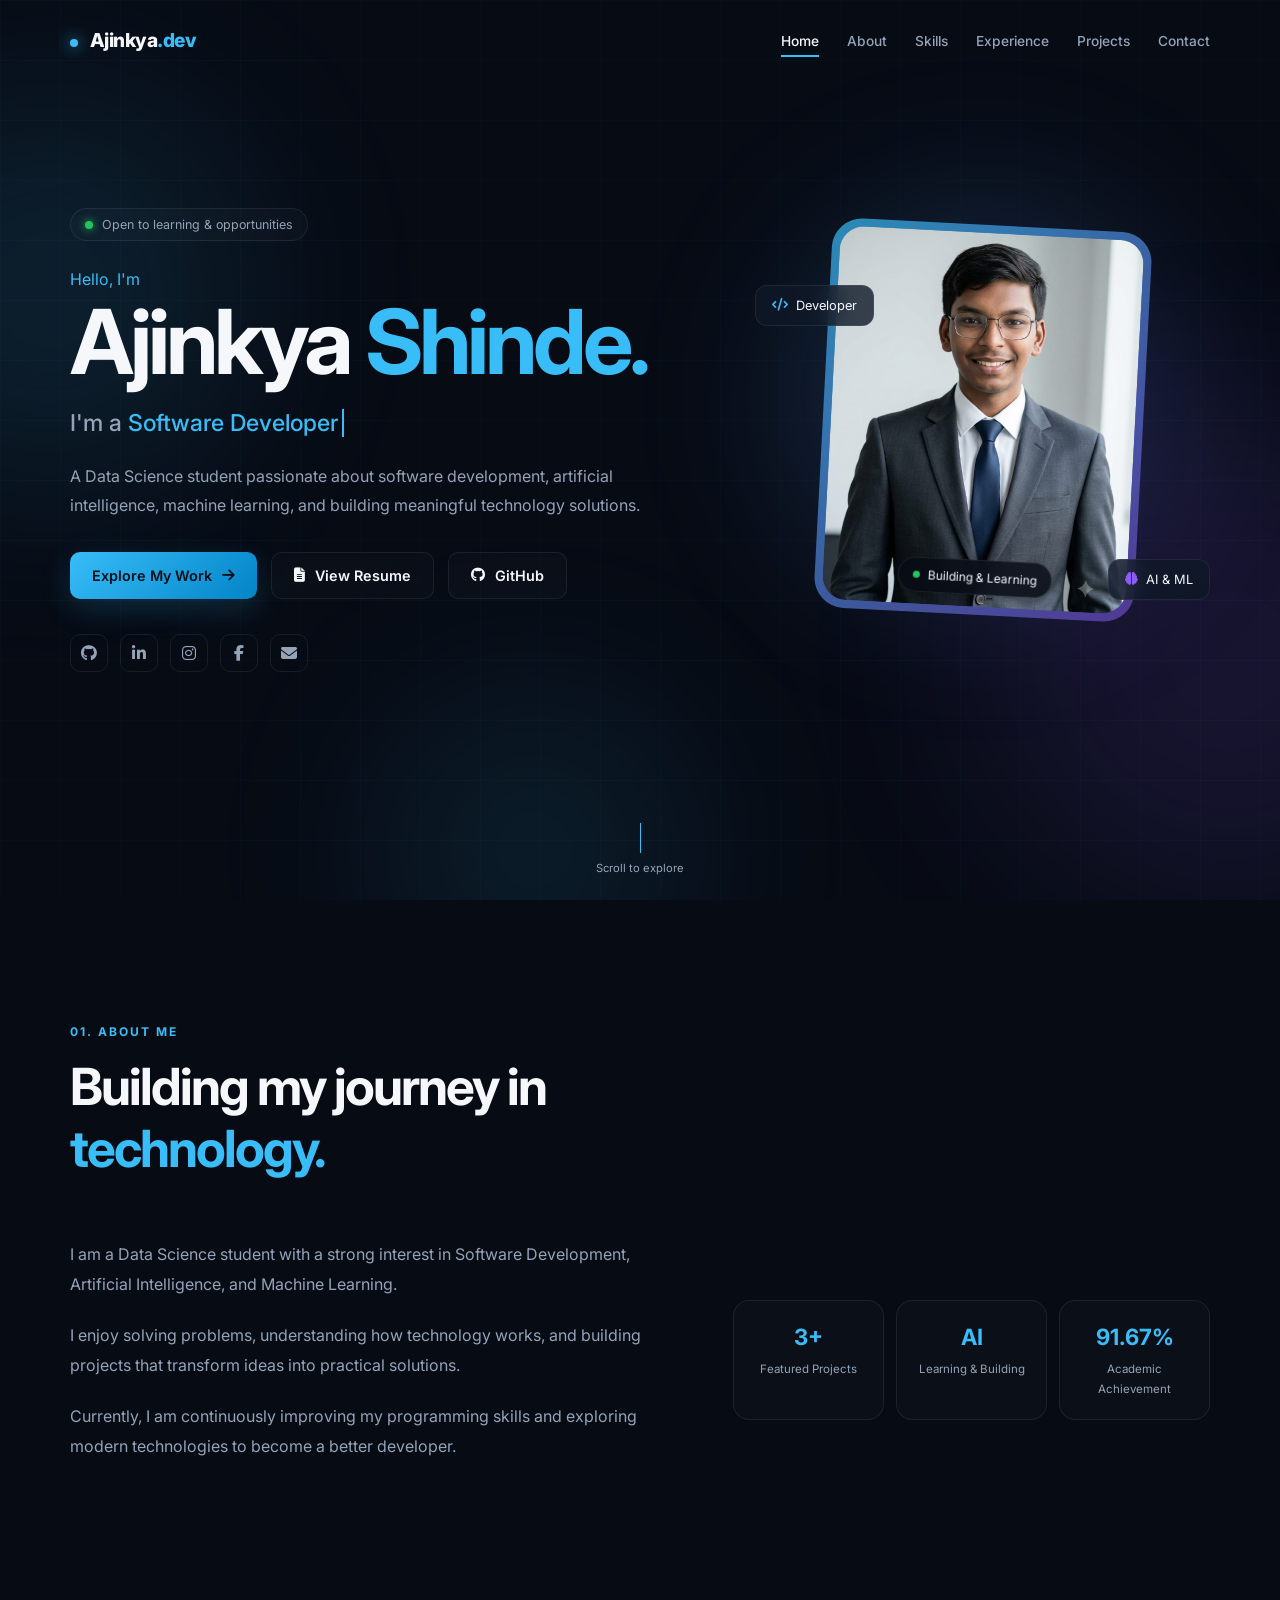
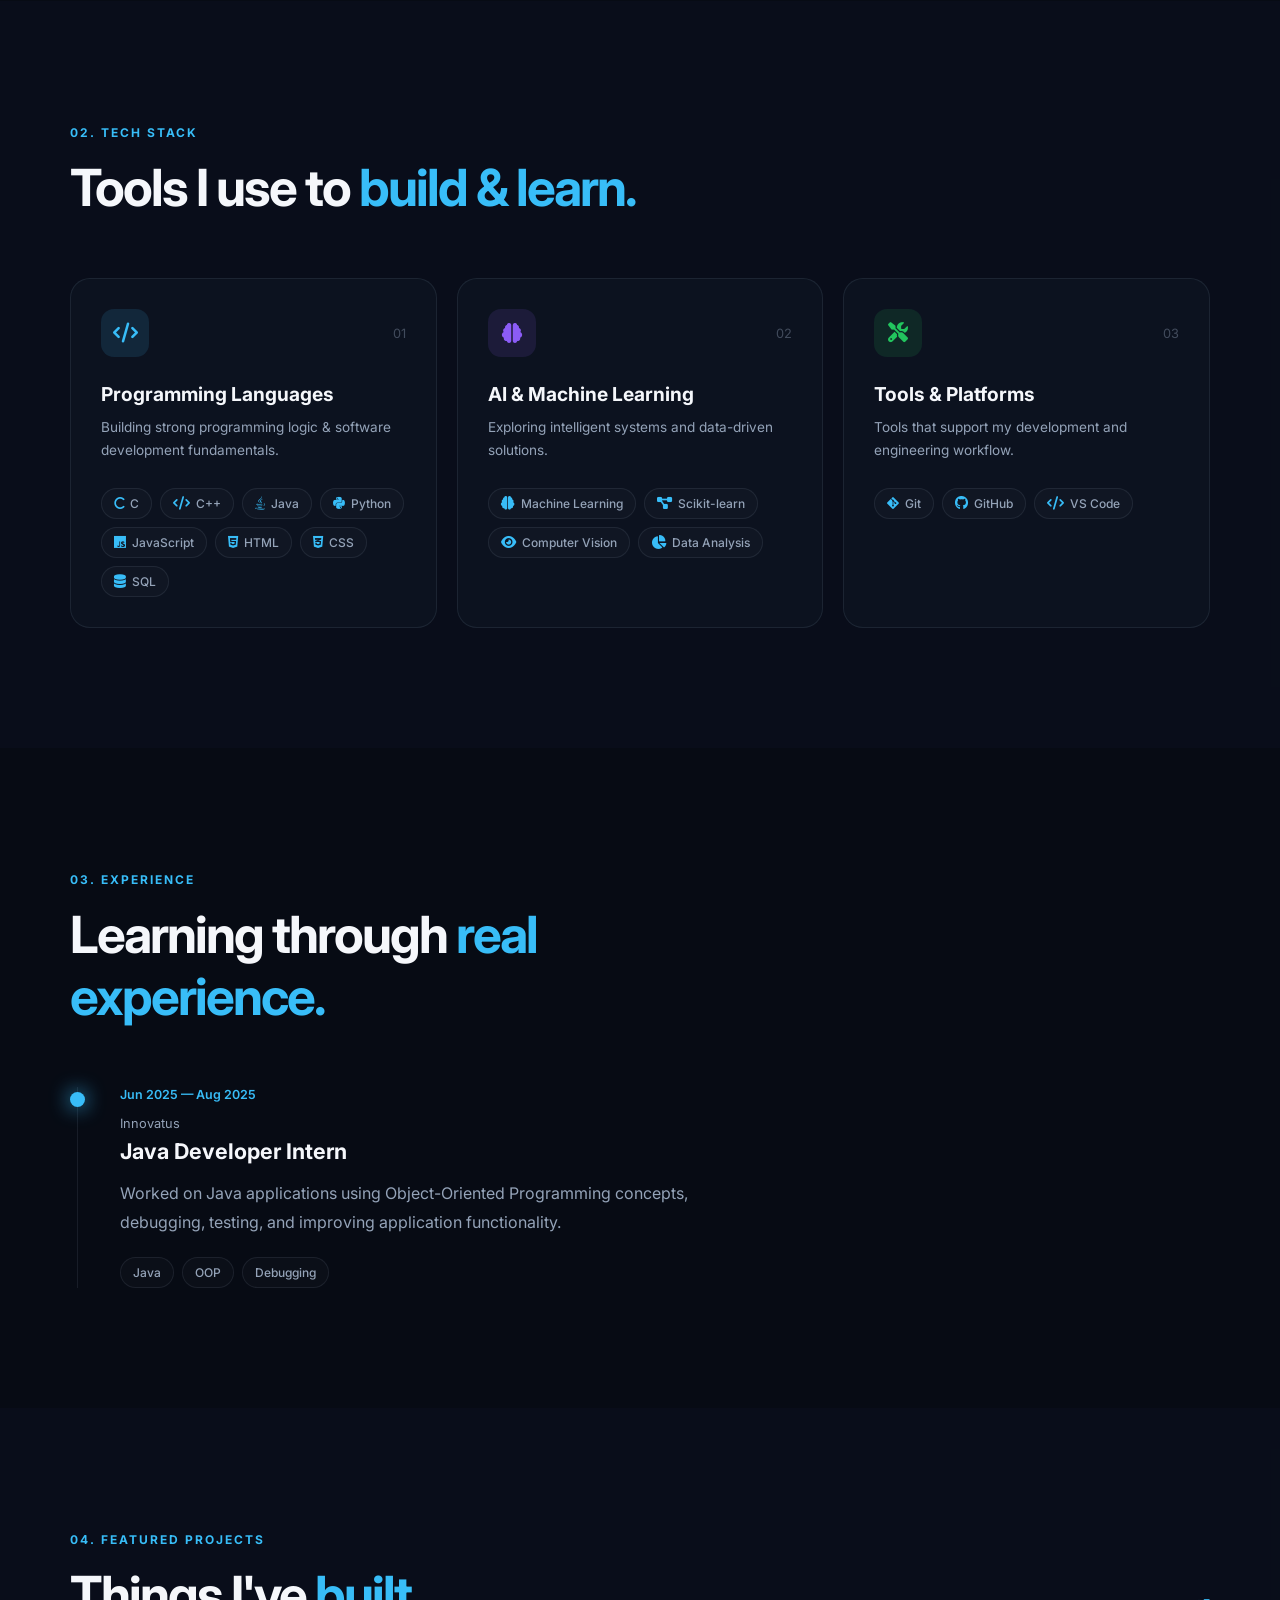
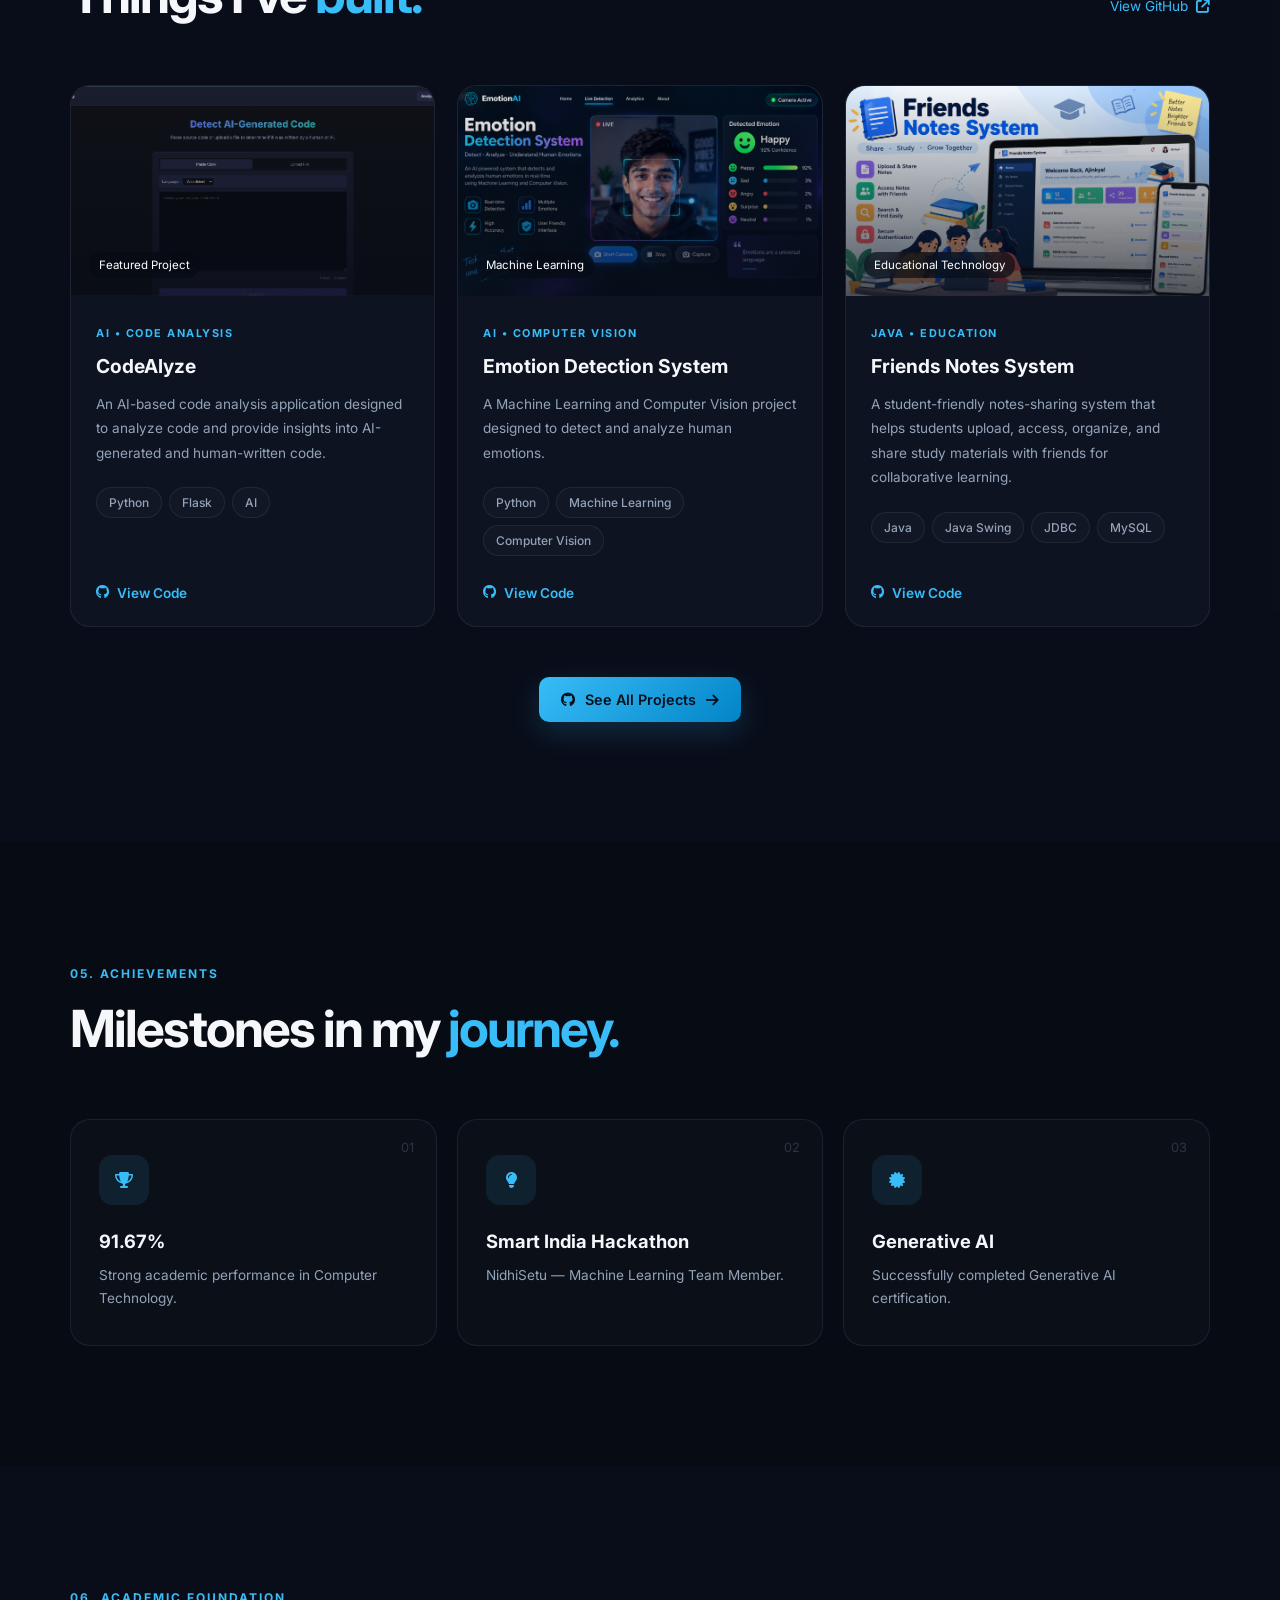
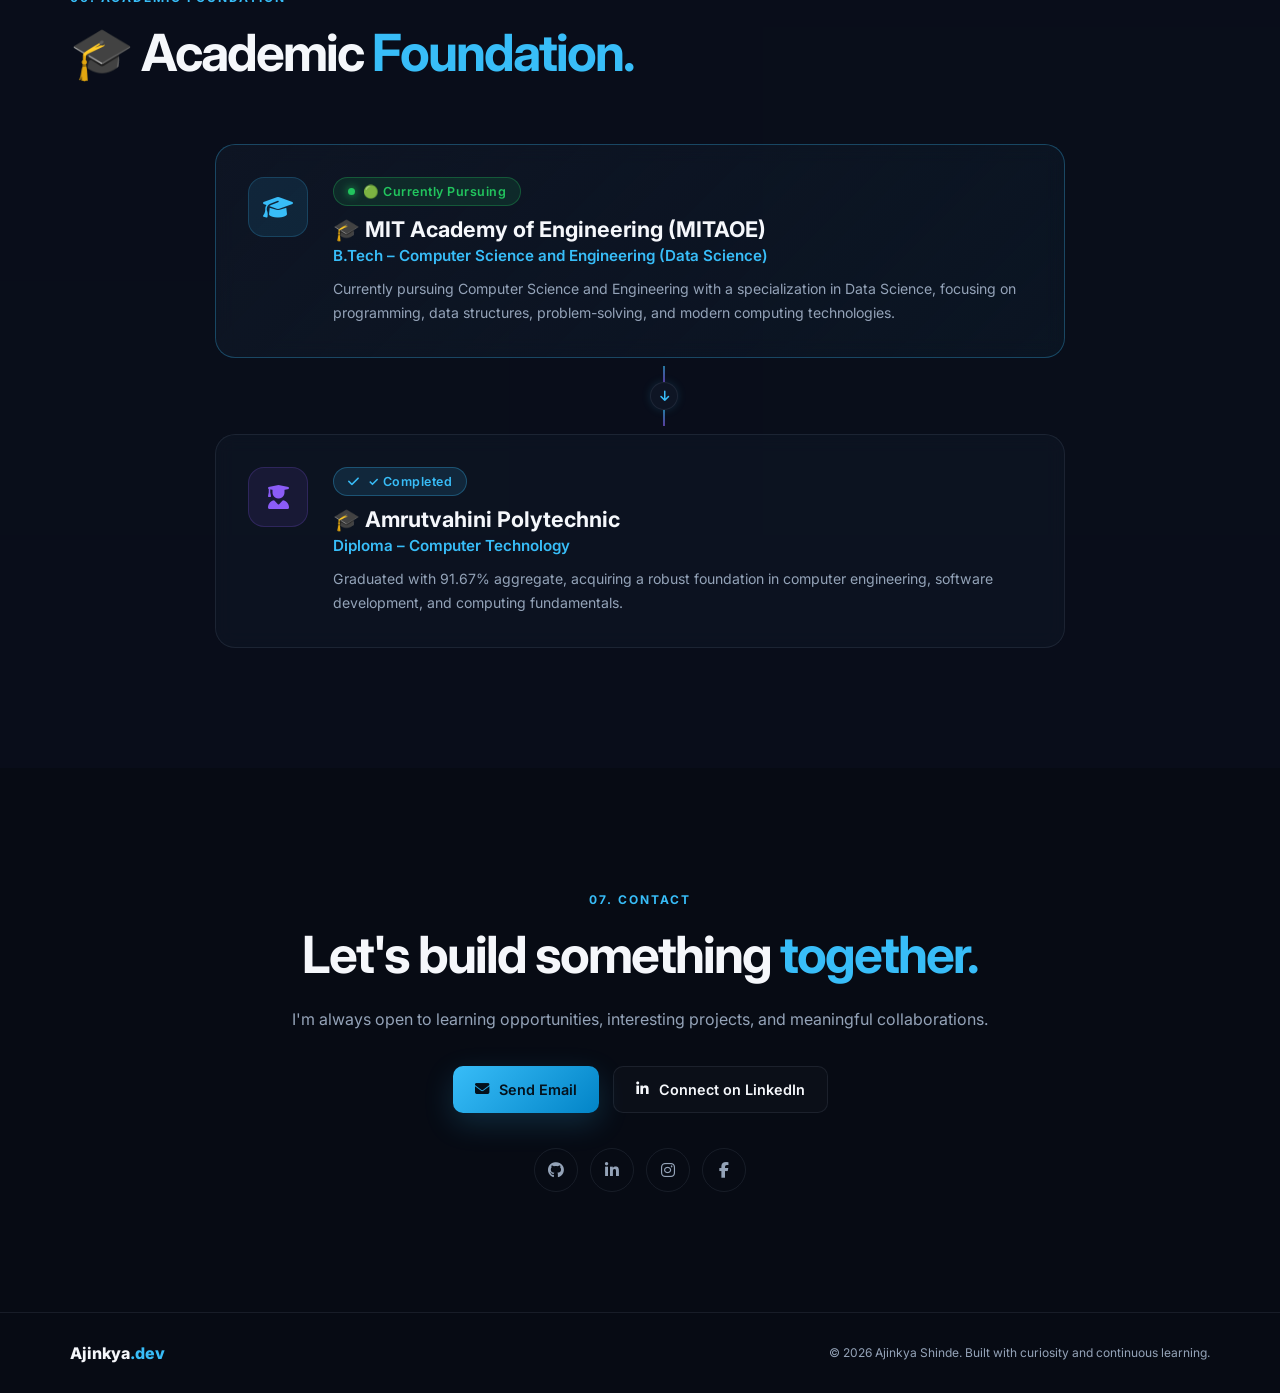
<file: index.html>
<!DOCTYPE html>
<html lang="en">

<head>

    <meta charset="UTF-8">

    <meta name="viewport" content="width=device-width, initial-scale=1.0">

    <meta name="description"
        content="Ajinkya Shinde - Computer Technology Student and Aspiring Software & AI Developer">

    <title>Ajinkya Shinde | Portfolio</title>
    <link rel="icon" type="image/png" href="src/favicon.png">


    <!-- Google Font -->

    <link rel="preconnect" href="https://fonts.googleapis.com">

    <link rel="preconnect"
        href="https://fonts.gstatic.com"
        crossorigin>

    <link href="https://fonts.googleapis.com/css2?family=Inter:wght@400;500;600;700;800&display=swap"
        rel="stylesheet">


    <!-- Font Awesome -->

    <link rel="stylesheet"
        href="https://cdnjs.cloudflare.com/ajax/libs/font-awesome/6.5.2/css/all.min.css">


    <!-- CSS -->

    <link rel="stylesheet" href="style.css">

</head>


<body>


    <!-- Scroll Progress -->

    <div class="scroll-progress"></div>


    <!-- Background -->

    <div class="background-effects">

        <div class="orb orb-one"></div>

        <div class="orb orb-two"></div>

        <div class="orb orb-three"></div>

        <div class="grid-bg"></div>

    </div>



    <!-- ================= NAVBAR ================= -->

    <header class="header">

        <nav class="navbar container">


            <a href="#home" class="logo">

                <span class="logo-dot"></span>

                Ajinkya<span class="logo-light">.dev</span>

            </a>



            <ul class="nav-links">

                <li>
                    <a href="#home" class="active">Home</a>
                </li>

                <li>
                    <a href="#about">About</a>
                </li>

                <li>
                    <a href="#skills">Skills</a>
                </li>

                <li>
                    <a href="#experience">Experience</a>
                </li>

                <li>
                    <a href="#projects">Projects</a>
                </li>

                <li>
                    <a href="#contact">Contact</a>
                </li>

            </ul>



            <button class="menu-toggle"
                aria-label="Open Menu">

                <i class="fa-solid fa-bars"></i>

            </button>


        </nav>

    </header>



    <main>


        <!-- ================= HERO ================= -->

        <section id="home" class="hero section">


            <div class="container hero-container">


                <div class="hero-content reveal">


                    <div class="availability">

                        <span></span>

                        Open to learning & opportunities

                    </div>


                    <p class="hero-greeting">

                        Hello, I'm

                    </p>


                    <h1>

                        Ajinkya

                        <span>Shinde.</span>

                    </h1>


                    <h2>

                        I'm a

                        <span id="typing-text"></span>

                    </h2>


                    <p class="hero-description">

                        A Data Science student passionate about
                        software development, artificial intelligence,
                        machine learning, and building meaningful
                        technology solutions.

                    </p>



                    <div class="hero-buttons">


                        <a href="#projects"
                            class="btn btn-primary">

                            Explore My Work

                            <i class="fa-solid fa-arrow-right"></i>

                        </a>


                        <a href="src/Ajinkya Shinde resume (1).pdf.pdf"
                            target="_blank"
                            rel="noopener noreferrer"
                            class="btn btn-secondary btn-resume">

                            <i class="fa-solid fa-file-lines"></i>

                            View Resume

                        </a>


                        <a href="https://github.com/ajinkyashinde818/"
                            target="_blank"
                            rel="noopener noreferrer"
                            class="btn btn-secondary">

                            <i class="fa-brands fa-github"></i>

                            GitHub

                        </a>


                    </div>



                    <div class="hero-socials">


                        <a href="https://github.com/ajinkyashinde818/"
                            target="_blank"
                            aria-label="GitHub">

                            <i class="fa-brands fa-github"></i>

                        </a>


                        <a href="https://www.linkedin.com/in/ajinkyashinde818/"
                            target="_blank"
                            aria-label="LinkedIn">

                            <i class="fa-brands fa-linkedin-in"></i>

                        </a>


                        <!-- Replace with your Instagram link -->

                        <a href="https://www.instagram.com/ajinkya_shinde__02/?hl=en"
                            target="_blank"
                            aria-label="Instagram">

                            <i class="fa-brands fa-instagram"></i>

                        </a>


                        <!-- Replace with your Facebook link -->

                        <a href="https://www.facebook.com/profile.php?id=61550334692459"
                            target="_blank"
                            aria-label="Facebook">

                            <i class="fa-brands fa-facebook-f"></i>

                        </a>


                        <a href="https://mail.google.com/mail/u/0/#sent?compose=new"
                            aria-label="Email">

                            <i class="fa-solid fa-envelope"></i>

                        </a>


                    </div>


                </div>



                <!-- Hero Visual -->

                <div class="hero-visual reveal">


                    <div class="profile-glow"></div>


                    <div class="profile-card">


                        <img src="src/Ajinkya.jpeg"
                            alt="Ajinkya Shinde">


                        <div class="profile-status">

                            <span></span>

                            Building & Learning

                        </div>


                    </div>


                    <div class="floating-card card-code">

                        <i class="fa-solid fa-code"></i>

                        <span>Developer</span>

                    </div>


                    <div class="floating-card card-ai">

                        <i class="fa-solid fa-brain"></i>

                        <span>AI & ML</span>

                    </div>


                </div>


            </div>


            <a href="#about"
                class="scroll-down">

                <span></span>

                Scroll to explore

            </a>


        </section>



        <!-- ================= ABOUT ================= -->

        <section id="about" class="section">


            <div class="container">


                <div class="section-heading reveal">

                    <span class="section-label">

                        01. ABOUT ME

                    </span>


                    <h2>

                        Building my journey in

                        <span>technology.</span>

                    </h2>

                </div>



                <div class="about-grid">


                    <div class="about-text reveal">


                        <p>

                            I am a Data Science student with a strong
                            interest in Software Development, Artificial
                            Intelligence, and Machine Learning.

                        </p>


                        <p>

                            I enjoy solving problems, understanding how
                            technology works, and building projects that
                            transform ideas into practical solutions.

                        </p>


                        <p>

                            Currently, I am continuously improving my
                            programming skills and exploring modern
                            technologies to become a better developer.

                        </p>


                    </div>



                    <div class="about-stats reveal">


                        <div class="stat-card">

                            <strong>3+</strong>

                            <span>Featured Projects</span>

                        </div>


                        <div class="stat-card">

                            <strong>AI</strong>

                            <span>Learning & Building</span>

                        </div>


                        <div class="stat-card">

                            <strong>91.67%</strong>

                            <span>Academic Achievement</span>

                        </div>


                    </div>


                </div>


            </div>


        </section>



        <!-- ================= SKILLS ================= -->

        <section id="skills"
            class="section section-dark">


            <div class="container">


                <div class="section-heading reveal">

                    <span class="section-label">

                        02. TECH STACK

                    </span>


                    <h2>

                        Tools I use to

                        <span>build & learn.</span>

                    </h2>

                </div>



                <div class="skills-grid">


                    <!-- Programming Languages -->

                    <div class="skill-card reveal">

                        <div class="skill-top">

                            <div class="skill-icon">

                                <i class="fa-solid fa-code"></i>

                            </div>


                            <span>01</span>

                        </div>


                        <h3>

                            Programming Languages

                        </h3>


                        <p>

                            Building strong programming logic & software development fundamentals.

                        </p>


                        <div class="skill-tags">

                            <span class="tech-badge"><i class="fa-solid fa-c"></i> C</span>

                            <span class="tech-badge"><i class="fa-solid fa-code"></i> C++</span>

                            <span class="tech-badge"><i class="fa-brands fa-java"></i> Java</span>

                            <span class="tech-badge"><i class="fa-brands fa-python"></i> Python</span>

                            <span class="tech-badge"><i class="fa-brands fa-js"></i> JavaScript</span>

                            <span class="tech-badge"><i class="fa-brands fa-html5"></i> HTML</span>

                            <span class="tech-badge"><i class="fa-brands fa-css3-alt"></i> CSS</span>

                            <span class="tech-badge"><i class="fa-solid fa-database"></i> SQL</span>

                        </div>


                    </div>



                    <!-- AI & Machine Learning -->

                    <div class="skill-card reveal">

                        <div class="skill-top">

                            <div class="skill-icon purple">

                                <i class="fa-solid fa-brain"></i>

                            </div>


                            <span>02</span>

                        </div>


                        <h3>

                            AI & Machine Learning

                        </h3>


                        <p>

                            Exploring intelligent systems and data-driven solutions.

                        </p>


                        <div class="skill-tags">

                            <span class="tech-badge"><i class="fa-solid fa-brain"></i> Machine Learning</span>

                            <span class="tech-badge"><i class="fa-solid fa-diagram-project"></i> Scikit-learn</span>

                            <span class="tech-badge"><i class="fa-solid fa-eye"></i> Computer Vision</span>

                            <span class="tech-badge"><i class="fa-solid fa-chart-pie"></i> Data Analysis</span>

                        </div>


                    </div>



                    <!-- Tools & Platforms -->

                    <div class="skill-card reveal">

                        <div class="skill-top">

                            <div class="skill-icon green">

                                <i class="fa-solid fa-screwdriver-wrench"></i>

                            </div>


                            <span>03</span>

                        </div>


                        <h3>

                            Tools & Platforms

                        </h3>


                        <p>

                            Tools that support my development and engineering workflow.

                        </p>


                        <div class="skill-tags">

                            <span class="tech-badge"><i class="fa-brands fa-git-alt"></i> Git</span>

                            <span class="tech-badge"><i class="fa-brands fa-github"></i> GitHub</span>

                            <span class="tech-badge"><i class="fa-solid fa-code"></i> VS Code</span>

                        </div>


                    </div>


                </div>


            </div>


        </section>



        <!-- ================= EXPERIENCE ================= -->

        <section id="experience"
            class="section">


            <div class="container">


                <div class="section-heading reveal">

                    <span class="section-label">

                        03. EXPERIENCE

                    </span>


                    <h2>

                        Learning through

                        <span>real experience.</span>

                    </h2>

                </div>



                <div class="timeline reveal">


                    <div class="timeline-line"></div>


                    <div class="timeline-item">


                        <div class="timeline-dot"></div>


                        <div class="timeline-date">

                            Jun 2025 — Aug 2025

                        </div>


                        <div class="timeline-content">

                            <span class="timeline-company">

                                Innovatus

                            </span>


                            <h3>

                                Java Developer Intern

                            </h3>


                            <p>

                                Worked on Java applications using
                                Object-Oriented Programming concepts,
                                debugging, testing, and improving
                                application functionality.

                            </p>


                            <div class="timeline-tags">

                                <span>Java</span>

                                <span>OOP</span>

                                <span>Debugging</span>

                            </div>


                        </div>


                    </div>


                </div>


            </div>


        </section>



        <!-- ================= PROJECTS ================= -->

        <section id="projects"
            class="section section-dark">


            <div class="container">


                <div class="projects-heading">


                    <div class="section-heading reveal">

                        <span class="section-label">

                            04. FEATURED PROJECTS

                        </span>


                        <h2>

                            Things I've

                            <span>built.</span>

                        </h2>

                    </div>


                    <a href="https://github.com/ajinkyashinde818/"
                        target="_blank"
                        class="text-link reveal">

                        View GitHub

                        <i class="fa-solid fa-arrow-up-right-from-square"></i>

                    </a>


                </div>



                <div class="projects-grid">


                    <!-- Project 1 -->

                    <article class="project-card reveal">


                        <div class="project-image">

                            <img src="src/codealyze.png"
                                alt="CodeAlyze">


                            <div class="project-overlay">

                                <span>

                                    Featured Project

                                </span>

                            </div>


                        </div>


                        <div class="project-content">


                            <span class="project-category">

                                AI • CODE ANALYSIS

                            </span>


                            <h3>

                                CodeAlyze

                            </h3>


                            <p>

                                An AI-based code analysis application designed
                                to analyze code and provide insights into
                                AI-generated and human-written code.

                            </p>


                            <div class="project-tech">

                                <span>Python</span>

                                <span>Flask</span>

                                <span>AI</span>

                            </div>


                        </div>


                        <div class="project-footer">


                            <a href="https://github.com/ajinkyashinde818/CodeAlyze"
                                target="_blank">

                                <i class="fa-brands fa-github"></i>

                                View Code

                            </a>


                        </div>


                    </article>



                    <!-- Project 2 -->

                    <article class="project-card reveal">


                        <div class="project-image">

                            <img src="src/emotiondetection.png"
                                alt="Emotion Detection System">


                            <div class="project-overlay">

                                <span>

                                    Machine Learning

                                </span>

                            </div>


                        </div>


                        <div class="project-content">


                            <span class="project-category">

                                AI • COMPUTER VISION

                            </span>


                            <h3>

                                Emotion Detection System

                            </h3>


                            <p>

                                A Machine Learning and Computer Vision project
                                designed to detect and analyze human emotions.

                            </p>


                            <div class="project-tech">

                                <span>Python</span>

                                <span>Machine Learning</span>

                                <span>Computer Vision</span>

                            </div>


                        </div>


                        <div class="project-footer">


                            <a href="https://github.com/ajinkyashinde818/Expression-Detection-System"
                                target="_blank">

                                <i class="fa-brands fa-github"></i>

                                View Code

                            </a>


                        </div>


                    </article>



                    <!-- Project 3: Friends Notes System -->
                    <article class="project-card reveal">
                        <div class="project-image">
                            <img src="src/friendsnotessystem.png"
                                 alt="Friends Notes System">

                            <div class="project-overlay">
                                <span>Educational Technology</span>
                            </div>
                        </div>

                        <div class="project-content">
                            <span class="project-category">
                                JAVA • EDUCATION
                            </span>

                            <h3>Friends Notes System</h3>

                            <p>
                                A student-friendly notes-sharing system that helps
                                students upload, access, organize, and share study
                                materials with friends for collaborative learning.
                            </p>

                            <div class="project-tech">
                                <span>Java</span>
                                <span>Java Swing</span>
                                <span>JDBC</span>
                                <span>MySQL</span>
                            </div>
                        </div>

                        <div class="project-footer">
                            <a href="https://github.com/ajinkyashinde818/Friends_Notes_System"
                               target="_blank"
                               rel="noopener noreferrer">
                                <i class="fa-brands fa-github"></i>
                                View Code
                            </a>
                        </div>
                    </article>

                </div>



                <!-- All Projects -->


                <div class="all-projects reveal">


                    <a href="https://github.com/ajinkyashinde818/"
                        target="_blank"
                        class="btn btn-primary">

                        <i class="fa-brands fa-github"></i>

                        See All Projects

                        <i class="fa-solid fa-arrow-right"></i>

                    </a>


                </div>


            </div>


        </section>



        <!-- ================= ACHIEVEMENTS ================= -->

        <section id="achievements"
            class="section">


            <div class="container">


                <div class="section-heading reveal">

                    <span class="section-label">

                        05. ACHIEVEMENTS

                    </span>


                    <h2>

                        Milestones in my

                        <span>journey.</span>

                    </h2>

                </div>



                <div class="achievements-grid">


                    <div class="achievement-card reveal">

                        <div class="achievement-number">

                            01

                        </div>


                        <div class="achievement-icon">

                            <i class="fa-solid fa-trophy"></i>

                        </div>


                        <h3>

                            91.67%

                        </h3>


                        <p>

                            Strong academic performance in
                            Computer Technology.

                        </p>


                    </div>



                    <div class="achievement-card reveal">

                        <div class="achievement-number">

                            02

                        </div>


                        <div class="achievement-icon">

                            <i class="fa-solid fa-lightbulb"></i>

                        </div>


                        <h3>

                            Smart India Hackathon

                        </h3>


                        <p>

                            NidhiSetu — Machine Learning Team Member.

                        </p>


                    </div>



                    <div class="achievement-card reveal">

                        <div class="achievement-number">

                            03

                        </div>


                        <div class="achievement-icon">

                            <i class="fa-solid fa-certificate"></i>

                        </div>


                        <h3>

                            Generative AI

                        </h3>


                        <p>

                            Successfully completed Generative AI
                            certification.

                        </p>


                    </div>


                </div>


            </div>


        </section>


        <!-- ================= ACADEMIC FOUNDATION ================= -->

        <section id="education"
            class="section section-dark">


            <div class="container">


                <div class="section-heading reveal">

                    <span class="section-label">

                        06. ACADEMIC FOUNDATION

                    </span>


                    <h2>

                        🎓 Academic

                        <span>Foundation.</span>

                    </h2>

                </div>


                <div class="education-timeline reveal">


                    <!-- Card 1: Currently Pursuing -->

                    <div class="education-card active-card">


                        <div class="education-icon">

                            <i class="fa-solid fa-graduation-cap"></i>

                        </div>


                        <div class="education-content">


                            <div class="education-header">

                                <span class="education-badge education-status status-pursuing">

                                    <span class="pulse-dot"></span>

                                    🟢 Currently Pursuing

                                </span>

                            </div>


                            <h3>

                                🎓 MIT Academy of Engineering (MITAOE)

                            </h3>


                            <h4>

                                B.Tech – Computer Science and Engineering (Data Science)

                            </h4>


                            <p>

                                Currently pursuing Computer Science and Engineering with a specialization in Data Science, focusing on programming, data structures, problem-solving, and modern computing technologies.

                            </p>


                        </div>


                    </div>


                    <!-- Timeline Flow Connector -->

                    <div class="timeline-flow-icon education-flow-connector">

                        <div class="flow-line"></div>

                        <div class="flow-arrow">

                            <i class="fa-solid fa-arrow-down"></i>

                        </div>

                        <div class="flow-line"></div>

                    </div>


                    <!-- Card 2: Completed Education -->

                    <div class="education-card completed-card">


                        <div class="education-icon completed-icon">

                            <i class="fa-solid fa-user-graduate"></i>

                        </div>


                        <div class="education-content">


                            <div class="education-header">

                                <span class="education-badge education-status status-completed">

                                    <i class="fa-solid fa-check"></i>

                                    ✓ Completed

                                </span>

                            </div>


                            <h3>

                                🎓 Amrutvahini Polytechnic

                            </h3>


                            <h4>

                                Diploma – Computer Technology

                            </h4>


                            <p>

                                Graduated with 91.67% aggregate, acquiring a robust foundation in computer engineering, software development, and computing fundamentals.

                            </p>


                        </div>


                    </div>


                </div>


            </div>


        </section>



        <!-- ================= CONTACT ================= -->

        <section id="contact"
            class="section contact-section">


            <div class="container">


                <div class="contact-content reveal">


                    <span class="section-label">

                        07. CONTACT

                    </span>


                    <h2>

                        Let's build something

                        <span>together.</span>

                    </h2>


                    <p>

                        I'm always open to learning opportunities,
                        interesting projects, and meaningful
                        collaborations.

                    </p>



                    <div class="contact-buttons">


                        <a href="https://mail.google.com/mail/u/0/#sent?compose=new"
                            class="btn btn-primary">

                            <i class="fa-solid fa-envelope"></i>

                            Send Email

                        </a>


                        <a href="https://www.linkedin.com/in/ajinkyashinde818/"
                            target="_blank"
                            class="btn btn-secondary">

                            <i class="fa-brands fa-linkedin-in"></i>

                            Connect on LinkedIn

                        </a>


                    </div>



                    <div class="contact-socials">


                        <a href="https://github.com/ajinkyashinde818/"
                            target="_blank"
                            aria-label="GitHub">

                            <i class="fa-brands fa-github"></i>

                        </a>


                        <a href="https://www.linkedin.com/in/ajinkyashinde818/"
                            target="_blank"
                            aria-label="LinkedIn">

                            <i class="fa-brands fa-linkedin-in"></i>

                        </a>


                        <!-- Replace with Instagram -->

                        <a href="https://www.instagram.com/ajinkya_shinde__02/?hl=en"
                            target="_blank"
                            aria-label="Instagram">

                            <i class="fa-brands fa-instagram"></i>

                        </a>


                        <!-- Replace with Facebook -->

                        <a href="https://www.facebook.com/profile.php?id=61550334692459"
                            target="_blank"
                            aria-label="Facebook">

                            <i class="fa-brands fa-facebook-f"></i>

                        </a>


                    </div>


                </div>


            </div>


        </section>


    </main>



    <!-- ================= FOOTER ================= -->

    <footer>


        <div class="container footer-content">


            <a href="#home"
                class="footer-logo">

                Ajinkya<span>.dev</span>

            </a>


            <p>

                © 2026 Ajinkya Shinde.
                Built with curiosity and continuous learning.

            </p>


        </div>


    </footer>



    <!-- Scroll To Top -->

    <button class="scroll-top"
        aria-label="Scroll to top">

        <i class="fa-solid fa-arrow-up"></i>

    </button>



    <!-- JavaScript -->

    <script src="script.js"></script>


</body>

</html>
</file>
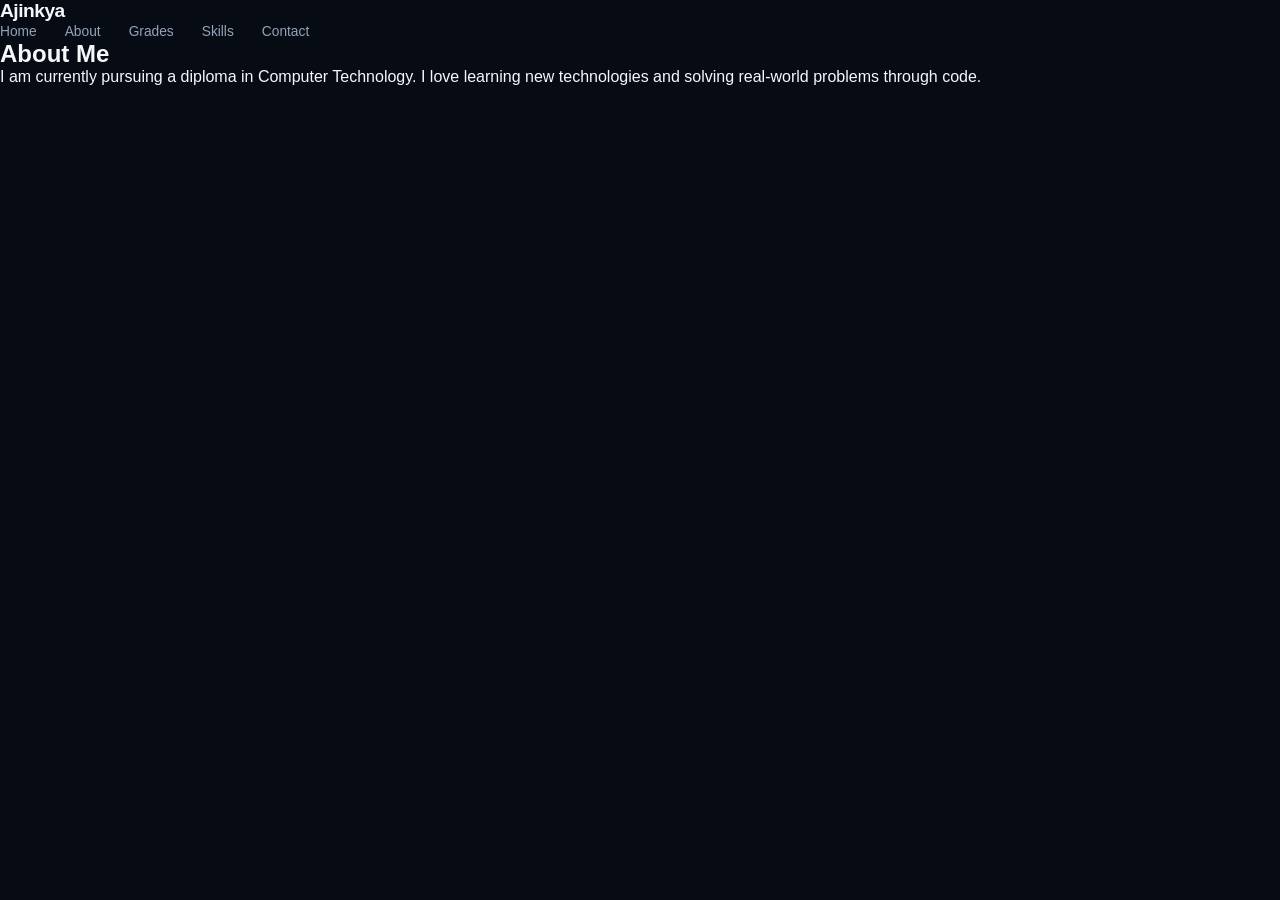
<file: about.html>
<!DOCTYPE html>
<html lang="en">
<head>
  <meta charset="UTF-8" />
  <meta name="viewport" content="width=device-width, initial-scale=1.0"/>
  <title>About | Ajinkya</title>
  <link rel="stylesheet" href="style.css" />
</head>
<body>
  <header>
    <nav>
      <h1 class="logo">Ajinkya</h1>
      <ul class="nav-links">
        <li><a href="index.html">Home</a></li>
        <li><a href="about.html">About</a></li>
        <li><a href="grades.html">Grades</a></li>
        <li><a href="skills.html">Skills</a></li>
        <li><a href="contact.html">Contact</a></li>
      </ul>
    </nav>
  </header>
  <section>
    <h2>About Me</h2>
    <p>I am currently pursuing a diploma in Computer Technology. I love learning new technologies and solving real-world problems through code.</p>
  </section>
</body>
</html>
</file>
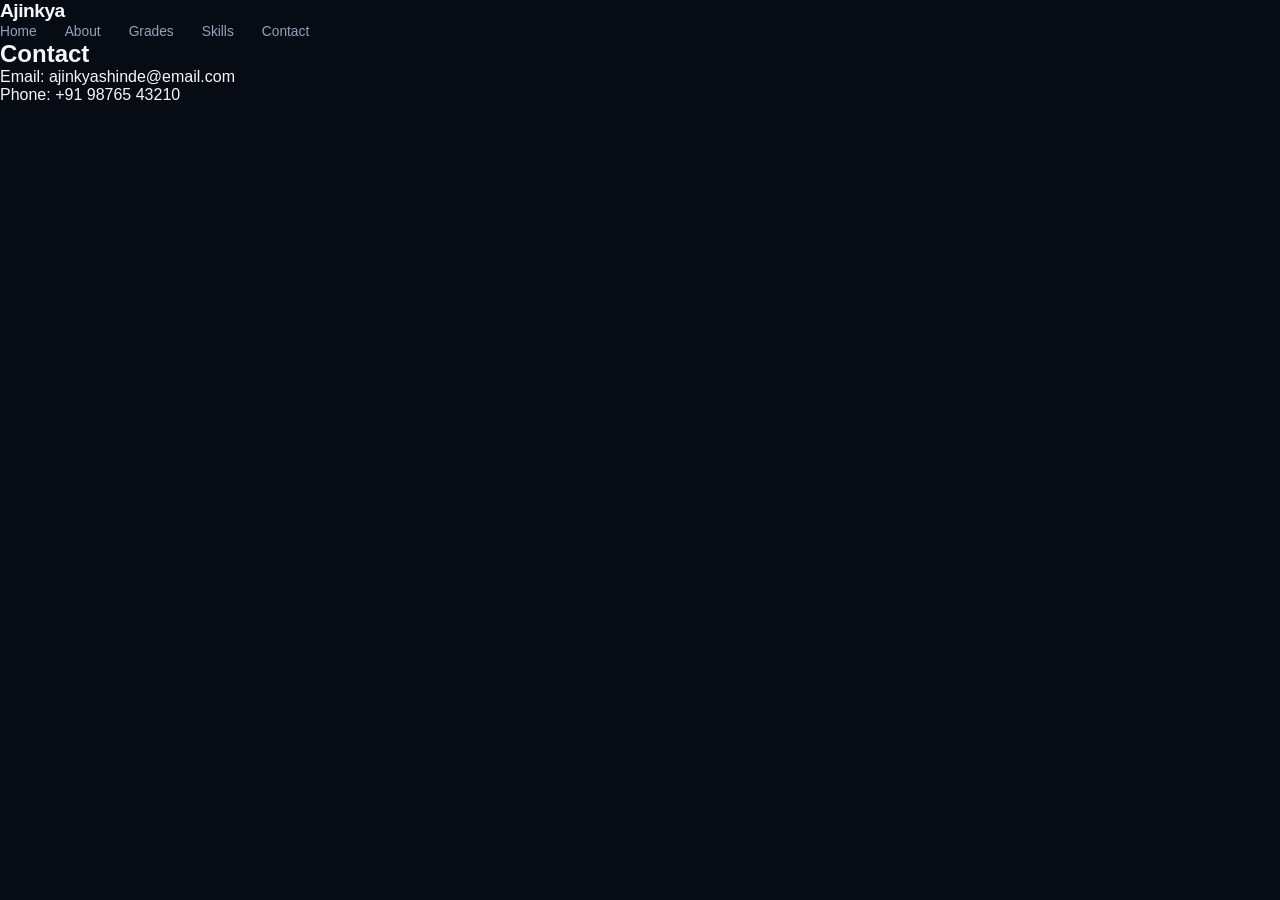
<file: contact.html>
<!DOCTYPE html>
<html lang="en">
<head>
  <meta charset="UTF-8" />
  <meta name="viewport" content="width=device-width, initial-scale=1.0"/>
  <title>Contact | Ajinkya</title>
  <link rel="stylesheet" href="style.css" />
</head>
<body>
  <header>
    <nav>
      <h1 class="logo">Ajinkya</h1>
      <ul class="nav-links">
        <li><a href="index.html">Home</a></li>
        <li><a href="about.html">About</a></li>
        <li><a href="grades.html">Grades</a></li>
        <li><a href="skills.html">Skills</a></li>
        <li><a href="contact.html">Contact</a></li>
      </ul>
    </nav>
  </header>
  <section>
    <h2>Contact</h2>
    <p>Email: ajinkyashinde@email.com</p>
    <p>Phone: +91 98765 43210</p>
  </section>
</body>
</html>
</file>
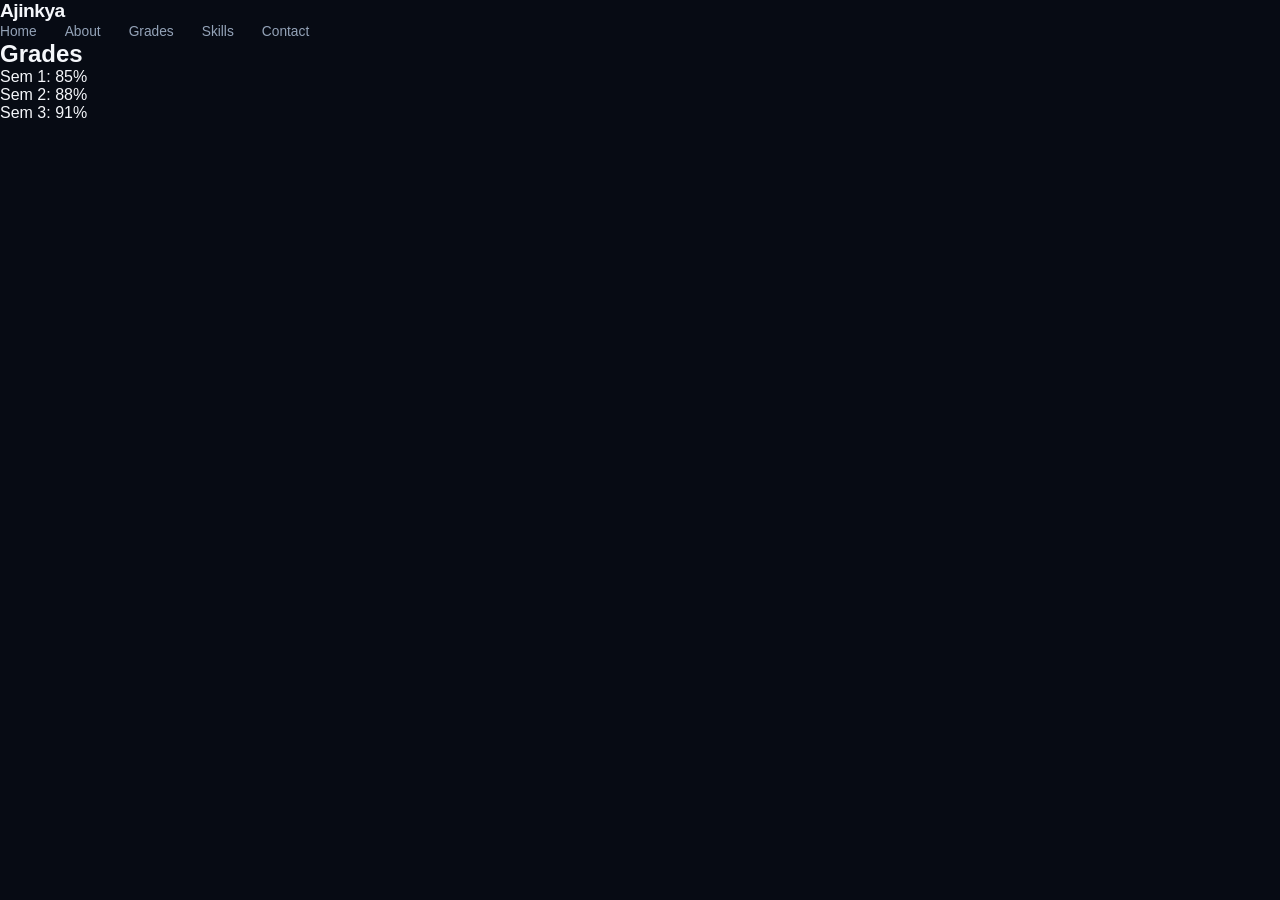
<file: grades.html>
<!DOCTYPE html>
<html lang="en">
<head>
  <meta charset="UTF-8" />
  <meta name="viewport" content="width=device-width, initial-scale=1.0"/>
  <title>Grades | Ajinkya</title>
  <link rel="stylesheet" href="style.css" />
</head>
<body>
  <header>
    <nav>
      <h1 class="logo">Ajinkya</h1>
      <ul class="nav-links">
        <li><a href="index.html">Home</a></li>
        <li><a href="about.html">About</a></li>
        <li><a href="grades.html">Grades</a></li>
        <li><a href="skills.html">Skills</a></li>
        <li><a href="contact.html">Contact</a></li>
      </ul>
    </nav>
  </header>
  <section>
    <h2>Grades</h2>
    <ul>
      <li>Sem 1: 85%</li>
      <li>Sem 2: 88%</li>
      <li>Sem 3: 91%</li>
    </ul>
  </section>
</body>
</html>
</file>
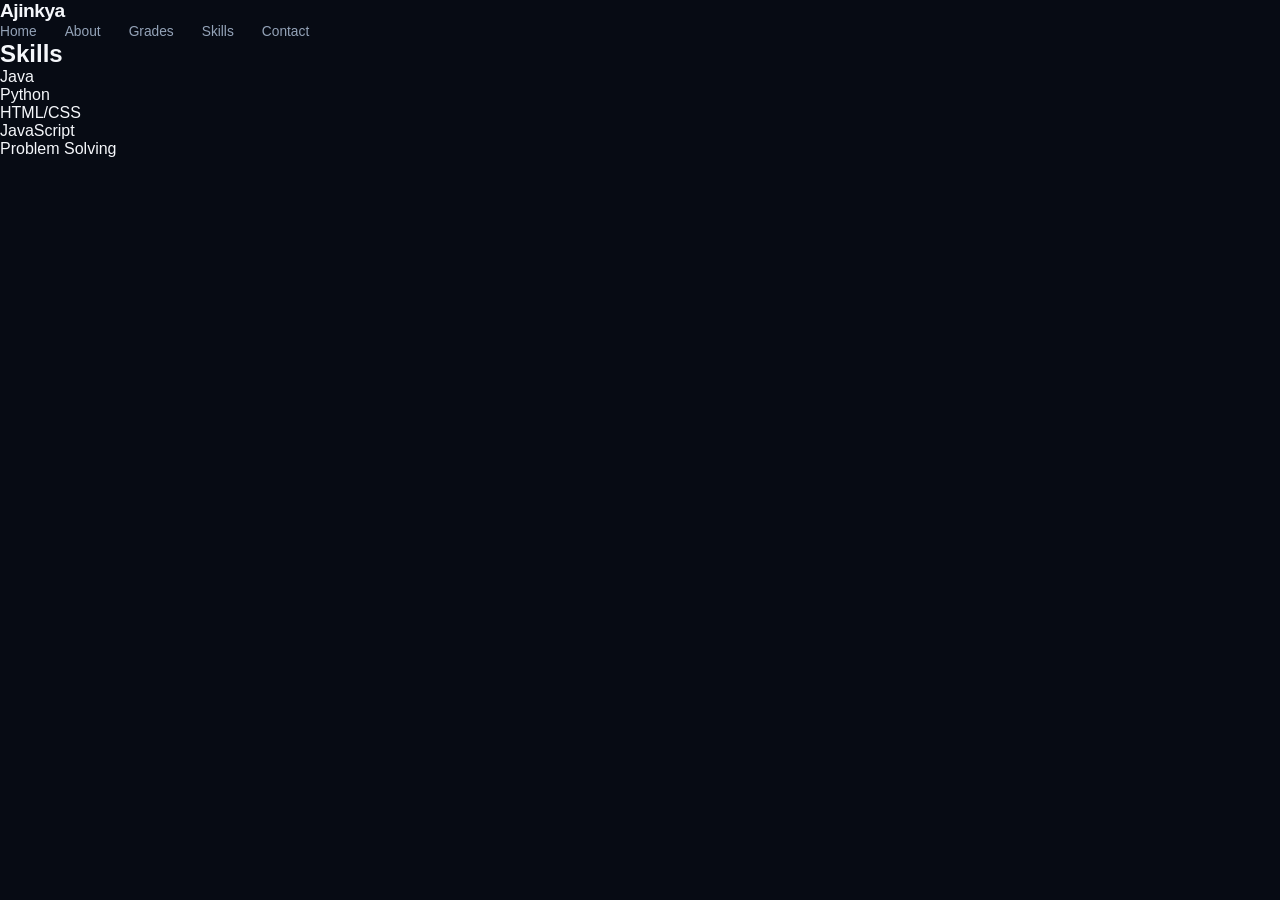
<file: skills.html>
<!DOCTYPE html>
<html lang="en">
<head>
  <meta charset="UTF-8" />
  <meta name="viewport" content="width=device-width, initial-scale=1.0"/>
  <title>Skills | Ajinkya</title>
  <link rel="stylesheet" href="style.css" />
</head>
<body>
  <header>
    <nav>
      <h1 class="logo">Ajinkya</h1>
      <ul class="nav-links">
        <li><a href="index.html">Home</a></li>
        <li><a href="about.html">About</a></li>
        <li><a href="grades.html">Grades</a></li>
        <li><a href="skills.html">Skills</a></li>
        <li><a href="contact.html">Contact</a></li>
      </ul>
    </nav>
  </header>
  <section>
    <h2>Skills</h2>
    <ul class="skills-list">
      <li>Java</li>
      <li>Python</li>
      <li>HTML/CSS</li>
      <li>JavaScript</li>
      <li>Problem Solving</li>
    </ul>
  </section>
</body>
</html>
</file>
<file: style.css>
/* =========================================
   ROOT
========================================= */

:root {
    --bg: #070b14;
    --bg-light: #0c1220;
    --surface: #101827;
    --surface-light: #162033;

    --text: #f5f7fb;
    --text-muted: #94a3b8;

    --primary: #38bdf8;
    --primary-dark: #0284c7;
    --purple: #8b5cf6;

    --border: rgba(148, 163, 184, 0.12);

    --shadow: 0 20px 50px rgba(0, 0, 0, 0.25);

    --radius: 20px;

    --transition: 0.35s ease;
}


/* =========================================
   RESET
========================================= */

* {
    margin: 0;
    padding: 0;
    box-sizing: border-box;
}


html {
    scroll-behavior: smooth;
}


body {
    font-family: "Inter", sans-serif;
    background: var(--bg);
    color: var(--text);
    overflow-x: hidden;
}


a {
    color: inherit;
}


.container {
    width: min(1140px, 90%);
    margin: auto;
}


.section {
    padding: 120px 0;
    position: relative;
}


.section-dark {
    background: rgba(12, 18, 32, 0.55);
}


/* =========================================
   BACKGROUND
========================================= */

.background-effects {
    position: fixed;
    inset: 0;
    pointer-events: none;
    z-index: -1;
    overflow: hidden;
}


.grid-bg {
    position: absolute;
    inset: 0;

    background-image:
        linear-gradient(rgba(56, 189, 248, 0.025) 1px, transparent 1px),
        linear-gradient(90deg, rgba(56, 189, 248, 0.025) 1px, transparent 1px);

    background-size: 60px 60px;
}


.orb {
    position: absolute;
    border-radius: 50%;
    filter: blur(100px);
    opacity: 0.12;
}


.orb-one {
    width: 400px;
    height: 400px;

    background: var(--primary);

    top: 10%;
    left: -150px;
}


.orb-two {
    width: 500px;
    height: 500px;

    background: var(--purple);

    top: 45%;
    right: -200px;
}


.orb-three {
    width: 300px;
    height: 300px;

    background: var(--primary);

    bottom: -100px;
    left: 30%;
}


/* =========================================
   SCROLL PROGRESS
========================================= */

.scroll-progress {
    position: fixed;

    top: 0;
    left: 0;

    width: 0%;
    height: 3px;

    background: linear-gradient(
        90deg,
        var(--primary),
        var(--purple)
    );

    z-index: 2000;
}


/* =========================================
   NAVBAR
========================================= */

.header {
    position: fixed;

    top: 0;
    left: 0;

    width: 100%;

    z-index: 1000;

    transition: var(--transition);
}


.header.scrolled {
    background: rgba(7, 11, 20, 0.8);

    backdrop-filter: blur(18px);

    border-bottom: 1px solid var(--border);
}


.navbar {
    height: 80px;

    display: flex;
    align-items: center;
    justify-content: space-between;
}


.logo {
    text-decoration: none;

    font-size: 1.2rem;
    font-weight: 800;

    letter-spacing: -0.5px;
}


.logo-dot {
    display: inline-block;

    width: 8px;
    height: 8px;

    background: var(--primary);

    border-radius: 50%;

    margin-right: 8px;

    box-shadow: 0 0 15px var(--primary);
}


.logo-light {
    color: var(--primary);
}


.nav-links {
    display: flex;

    gap: 28px;

    list-style: none;
}


.nav-links a {
    text-decoration: none;

    color: var(--text-muted);

    font-size: 0.86rem;
    font-weight: 500;

    position: relative;

    transition: var(--transition);
}


.nav-links a::after {
    content: "";

    position: absolute;

    width: 0%;
    height: 2px;

    bottom: -8px;
    left: 0;

    background: var(--primary);

    transition: var(--transition);
}


.nav-links a:hover,
.nav-links a.active {
    color: var(--text);
}


.nav-links a.active::after {
    width: 100%;
}


.menu-toggle {
    display: none;

    border: none;
    background: transparent;

    color: var(--text);

    font-size: 1.4rem;

    cursor: pointer;
}


/* =========================================
   HERO
========================================= */

.hero {
    min-height: 100vh;

    display: flex;
    align-items: center;

    padding-top: 100px;
}


.hero-container {
    display: grid;

    grid-template-columns: 1.15fr 0.85fr;

    align-items: center;

    gap: 70px;
}


.availability {
    display: inline-flex;

    align-items: center;

    gap: 9px;

    padding: 8px 14px;

    border: 1px solid var(--border);

    border-radius: 30px;

    color: var(--text-muted);

    font-size: 0.78rem;

    margin-bottom: 28px;

    background: rgba(255, 255, 255, 0.02);
}


.availability span {
    width: 8px;
    height: 8px;

    background: #22c55e;

    border-radius: 50%;

    box-shadow: 0 0 10px #22c55e;
}


.hero-greeting {
    color: var(--primary);

    font-size: 1rem;

    margin-bottom: 8px;
}


.hero h1 {
    font-size: clamp(3.5rem, 7vw, 6.5rem);

    line-height: 1;

    letter-spacing: -4px;
}


.hero h1 span {
    color: var(--primary);
}


.hero h2 {
    margin-top: 22px;

    color: var(--text-muted);

    font-size: clamp(1.1rem, 2vw, 1.45rem);

    font-weight: 500;
}


#typing-text {
    color: var(--primary);

    border-right: 2px solid var(--primary);

    padding-right: 4px;
}


.hero-description {
    max-width: 610px;

    margin-top: 25px;

    color: var(--text-muted);

    line-height: 1.8;
}


.hero-buttons {
    display: flex;

    gap: 14px;

    flex-wrap: wrap;

    margin-top: 32px;
}


/* =========================================
   BUTTONS
========================================= */

.btn {
    display: inline-flex;

    align-items: center;
    justify-content: center;

    gap: 10px;

    padding: 14px 22px;

    border-radius: 10px;

    text-decoration: none;

    font-size: 0.9rem;
    font-weight: 600;

    transition: var(--transition);
}


.btn-primary {
    background: linear-gradient(
        135deg,
        var(--primary),
        var(--primary-dark)
    );

    color: #04111c;

    box-shadow: 0 10px 30px rgba(56, 189, 248, 0.18);
}


.btn-primary:hover {
    transform: translateY(-4px);

    box-shadow: 0 15px 35px rgba(56, 189, 248, 0.3);
}


.btn-secondary {
    border: 1px solid var(--border);

    background: rgba(255, 255, 255, 0.02);

    color: var(--text);
}


.btn-secondary:hover {
    border-color: var(--primary);

    color: var(--primary);

    transform: translateY(-4px);

    box-shadow: 0 10px 25px rgba(56, 189, 248, 0.15);
}


.btn-resume {
    position: relative;

    backdrop-filter: blur(8px);
}


/* =========================================
   HERO SOCIALS
========================================= */

.hero-socials {
    display: flex;

    gap: 12px;

    margin-top: 35px;
}


.hero-socials a {
    width: 38px;
    height: 38px;

    display: flex;

    align-items: center;
    justify-content: center;

    border: 1px solid var(--border);

    border-radius: 10px;

    color: var(--text-muted);

    text-decoration: none;

    transition: var(--transition);
}


.hero-socials a:hover {
    color: var(--primary);

    border-color: var(--primary);

    transform: translateY(-4px);
}


/* =========================================
   HERO PROFILE
========================================= */

.hero-visual {
    position: relative;

    display: flex;

    justify-content: center;

    min-height: 430px;
}


.profile-glow {
    position: absolute;

    width: 350px;
    height: 350px;

    background: linear-gradient(
        135deg,
        var(--primary),
        var(--purple)
    );

    filter: blur(90px);

    opacity: 0.25;

    border-radius: 50%;
}


.profile-card {
    width: 320px;
    height: 390px;

    position: relative;

    border-radius: 30px;

    padding: 8px;

    background: linear-gradient(
        135deg,
        rgba(56, 189, 248, 0.7),
        rgba(139, 92, 246, 0.5)
    );

    transform: rotate(3deg);

    transition: var(--transition);

    z-index: 2;
}


.profile-card:hover {
    transform: rotate(0deg) scale(1.02);
}


.profile-card img {
    width: 100%;
    height: 100%;

    object-fit: cover;

    border-radius: 24px;

    display: block;
}


.profile-status {
    position: absolute;

    bottom: 20px;
    left: 50%;

    transform: translateX(-50%);

    width: max-content;

    padding: 9px 14px;

    background: rgba(7, 11, 20, 0.8);

    backdrop-filter: blur(10px);

    border: 1px solid var(--border);

    border-radius: 30px;

    font-size: 0.75rem;

    display: flex;

    align-items: center;

    gap: 8px;
}


.profile-status span {
    width: 7px;
    height: 7px;

    background: #22c55e;

    border-radius: 50%;
}


.floating-card {
    position: absolute;

    display: flex;

    align-items: center;

    gap: 8px;

    padding: 12px 16px;

    background: rgba(16, 24, 39, 0.8);

    backdrop-filter: blur(12px);

    border: 1px solid var(--border);

    border-radius: 12px;

    font-size: 0.8rem;

    z-index: 3;

    animation: float 4s ease-in-out infinite;
}


.card-code {
    top: 60px;
    left: 0;
}


.card-ai {
    bottom: 55px;
    right: 0;

    animation-delay: 1s;
}


.card-code i {
    color: var(--primary);
}


.card-ai i {
    color: var(--purple);
}


@keyframes float {

    0%,
    100% {
        transform: translateY(0);
    }

    50% {
        transform: translateY(-12px);
    }

}


/* =========================================
   SCROLL DOWN
========================================= */

.scroll-down {
    position: absolute;

    bottom: 25px;
    left: 50%;

    transform: translateX(-50%);

    text-decoration: none;

    color: var(--text-muted);

    font-size: 0.7rem;

    display: flex;

    flex-direction: column;

    align-items: center;

    gap: 8px;
}


.scroll-down span {
    width: 1px;
    height: 30px;

    background: var(--primary);

    animation: scrollLine 1.5s infinite;
}


@keyframes scrollLine {

    0% {
        transform: scaleY(0);
        transform-origin: top;
    }

    50% {
        transform: scaleY(1);
        transform-origin: top;
    }

    51% {
        transform-origin: bottom;
    }

    100% {
        transform: scaleY(0);
        transform-origin: bottom;
    }

}


/* =========================================
   SECTION HEADINGS
========================================= */

.section-heading {
    margin-bottom: 60px;
}


.section-label {
    color: var(--primary);

    font-size: 0.75rem;

    letter-spacing: 2px;

    font-weight: 700;
}


.section-heading h2,
.contact-content h2 {
    margin-top: 15px;

    font-size: clamp(2rem, 4vw, 3.3rem);

    letter-spacing: -2px;

    max-width: 700px;
}


.section-heading h2 span,
.contact-content h2 span {
    color: var(--primary);
}


/* =========================================
   ABOUT
========================================= */

.about-grid {
    display: grid;

    grid-template-columns: 1.1fr 0.9fr;

    gap: 80px;

    align-items: center;
}


.about-text p {
    color: var(--text-muted);

    margin-bottom: 20px;

    line-height: 1.9;
}


.about-stats {
    display: grid;

    grid-template-columns: repeat(3, 1fr);

    gap: 12px;
}


.stat-card {
    padding: 22px 15px;

    border: 1px solid var(--border);

    background: rgba(255, 255, 255, 0.02);

    border-radius: 16px;

    text-align: center;

    transition: var(--transition);
}


.stat-card:hover {
    transform: translateY(-7px);

    border-color: rgba(56, 189, 248, 0.5);
}


.stat-card strong {
    display: block;

    color: var(--primary);

    font-size: 1.4rem;

    margin-bottom: 7px;
}


.stat-card span {
    color: var(--text-muted);

    font-size: 0.72rem;
}


/* =========================================
   SKILLS
========================================= */

.skills-grid {
    display: grid;

    grid-template-columns: repeat(3, 1fr);

    gap: 20px;
}


.skill-card {
    padding: 30px;

    border: 1px solid var(--border);

    background: rgba(16, 24, 39, 0.5);

    border-radius: var(--radius);

    transition: var(--transition);
}


.skill-card:hover {
    transform: translateY(-10px);

    border-color: rgba(56, 189, 248, 0.5);

    box-shadow: var(--shadow);
}


.skill-top {
    display: flex;

    justify-content: space-between;

    align-items: center;

    margin-bottom: 25px;
}


.skill-top > span {
    color: rgba(148, 163, 184, 0.4);

    font-size: 0.8rem;
}


.skill-icon {
    width: 48px;
    height: 48px;

    display: flex;

    align-items: center;
    justify-content: center;

    background: rgba(56, 189, 248, 0.12);

    color: var(--primary);

    border-radius: 13px;

    font-size: 1.25rem;
}


.skill-icon.purple {
    color: var(--purple);

    background: rgba(139, 92, 246, 0.12);
}


.skill-icon.green {
    color: #22c55e;

    background: rgba(34, 197, 94, 0.12);
}


.skill-card h3 {
    font-size: 1.2rem;

    margin-bottom: 10px;
}


.skill-card p {
    color: var(--text-muted);

    font-size: 0.85rem;

    line-height: 1.7;

    min-height: 50px;
}


.skill-tags {
    display: flex;

    flex-wrap: wrap;

    gap: 8px;

    margin-top: 22px;
}


.skill-tags span,
.tech-badge,
.project-tech span,
.timeline-tags span {
    display: inline-flex;

    align-items: center;

    gap: 6px;

    padding: 7px 12px;

    border: 1px solid var(--border);

    border-radius: 20px;

    background: rgba(255, 255, 255, 0.02);

    color: var(--text-muted);

    font-size: 0.75rem;

    font-weight: 500;

    transition: var(--transition);
}


.skill-tags span i,
.tech-badge i {
    font-size: 0.85rem;

    color: var(--primary);

    transition: var(--transition);
}


.skill-tags span:hover,
.tech-badge:hover {
    color: #ffffff;

    border-color: var(--primary);

    background: rgba(56, 189, 248, 0.08);

    transform: translateY(-3px);

    box-shadow: 0 6px 15px rgba(56, 189, 248, 0.18);
}


.skill-tags span:hover i,
.tech-badge:hover i {
    transform: scale(1.15);
}


/* =========================================
   EXPERIENCE
========================================= */

.timeline {
    position: relative;

    max-width: 850px;
}


.timeline-line {
    position: absolute;

    width: 1px;

    background: var(--border);

    top: 0;
    bottom: 0;

    left: 7px;
}


.timeline-item {
    position: relative;

    padding-left: 50px;
}


.timeline-dot {
    position: absolute;

    width: 15px;
    height: 15px;

    left: 0;
    top: 5px;

    background: var(--primary);

    border-radius: 50%;

    box-shadow: 0 0 20px var(--primary);
}


.timeline-date {
    color: var(--primary);

    font-size: 0.78rem;

    font-weight: 600;

    margin-bottom: 10px;
}


.timeline-company {
    color: var(--text-muted);

    font-size: 0.8rem;
}


.timeline-content h3 {
    margin: 6px 0 15px;

    font-size: 1.35rem;
}


.timeline-content p {
    color: var(--text-muted);

    max-width: 650px;

    line-height: 1.8;
}


.timeline-tags {
    display: flex;

    gap: 8px;

    flex-wrap: wrap;

    margin-top: 20px;
}


/* =========================================
   PROJECTS
========================================= */

.projects-heading {
    display: flex;

    justify-content: space-between;

    align-items: center;
}


.text-link {
    color: var(--primary);

    text-decoration: none;

    font-size: 0.85rem;

    display: flex;

    align-items: center;

    gap: 8px;
}


.projects-grid {
    display: grid;

    grid-template-columns: repeat(3, 1fr);

    gap: 22px;
}


.project-card {
    border: 1px solid var(--border);

    border-radius: var(--radius);

    overflow: hidden;

    background: rgba(16, 24, 39, 0.65);

    display: flex;

    flex-direction: column;

    transition: var(--transition);
}


.project-card:hover {
    transform: translateY(-10px);

    border-color: rgba(56, 189, 248, 0.5);

    box-shadow: var(--shadow);
}


.project-image {
    height: 210px;

    position: relative;

    overflow: hidden;

    background: var(--surface);
}


.project-image img {
    width: 100%;
    height: 100%;

    object-fit: cover;

    transition: 0.6s ease;
}


.project-card:hover img {
    transform: scale(1.08);
}


.project-overlay {
    position: absolute;

    inset: 0;

    background: linear-gradient(
        to top,
        rgba(7, 11, 20, 0.7),
        transparent
    );

    display: flex;

    align-items: flex-end;

    padding: 18px;
}


.project-overlay span {
    color: white;

    font-size: 0.72rem;

    padding: 6px 10px;

    background: rgba(7, 11, 20, 0.65);

    backdrop-filter: blur(8px);

    border-radius: 20px;
}


.project-content {
    padding: 25px;

    flex-grow: 1;
}


.project-category {
    color: var(--primary);

    font-size: 0.68rem;

    letter-spacing: 1.5px;

    font-weight: 700;
}


.project-content h3 {
    margin: 12px 0;

    font-size: 1.2rem;

    line-height: 1.4;
}


.project-content p {
    color: var(--text-muted);

    font-size: 0.85rem;

    line-height: 1.8;
}


.project-tech {
    display: flex;

    flex-wrap: wrap;

    gap: 7px;

    margin-top: 22px;
}


.project-footer {
    padding: 0 25px 25px;
}


.project-footer a {
    display: inline-flex;

    align-items: center;

    gap: 8px;

    color: var(--primary);

    text-decoration: none;

    font-size: 0.85rem;

    font-weight: 600;
}


.project-footer a:hover {
    color: white;
}


.all-projects {
    display: flex;

    justify-content: center;

    margin-top: 50px;
}


/* =========================================
   ACHIEVEMENTS
========================================= */

.achievements-grid {
    display: grid;

    grid-template-columns: repeat(3, 1fr);

    gap: 20px;
}


.achievement-card {
    position: relative;

    padding: 35px 28px;

    border: 1px solid var(--border);

    border-radius: var(--radius);

    background: rgba(255, 255, 255, 0.02);

    transition: var(--transition);
}


.achievement-card:hover {
    transform: translateY(-8px);

    border-color: rgba(56, 189, 248, 0.5);
}


.achievement-number {
    position: absolute;

    top: 20px;
    right: 22px;

    color: rgba(148, 163, 184, 0.25);

    font-size: 0.8rem;
}


.achievement-icon {
    width: 50px;
    height: 50px;

    display: flex;

    align-items: center;
    justify-content: center;

    border-radius: 14px;

    background: rgba(56, 189, 248, 0.1);

    color: var(--primary);

    margin-bottom: 25px;
}


.achievement-card h3 {
    font-size: 1.15rem;

    margin-bottom: 12px;
}


.achievement-card p {
    color: var(--text-muted);

    font-size: 0.85rem;

    line-height: 1.7;
}


/* =========================================
   ACADEMIC FOUNDATION / EDUCATION
========================================= */

.education-timeline {
    max-width: 850px;

    margin: 0 auto;

    display: flex;

    flex-direction: column;

    gap: 0;
}


.education-card {
    display: flex;

    align-items: flex-start;

    gap: 25px;

    padding: 32px;

    border: 1px solid var(--border);

    border-radius: var(--radius);

    background: rgba(16, 24, 39, 0.55);

    backdrop-filter: blur(10px);

    transition: var(--transition);

    position: relative;
}


.education-card:hover {
    transform: translateY(-5px);

    border-color: rgba(56, 189, 248, 0.4);

    box-shadow: 0 15px 35px rgba(0, 0, 0, 0.3), 0 0 20px rgba(56, 189, 248, 0.08);
}


.education-card.active-card {
    border-color: rgba(56, 189, 248, 0.3);

    background: linear-gradient(
        135deg,
        rgba(16, 24, 39, 0.75),
        rgba(56, 189, 248, 0.04)
    );
}


.education-icon {
    width: 60px;

    height: 60px;

    flex-shrink: 0;

    display: flex;

    align-items: center;

    justify-content: center;

    border-radius: 16px;

    background: rgba(56, 189, 248, 0.1);

    color: var(--primary);

    font-size: 1.5rem;

    border: 1px solid rgba(56, 189, 248, 0.2);

    transition: var(--transition);
}


.education-icon.completed-icon {
    background: rgba(139, 92, 246, 0.1);

    color: var(--purple);

    border-color: rgba(139, 92, 246, 0.2);
}


.education-card:hover .education-icon {
    transform: scale(1.08) rotate(3deg);
}


.education-content {
    flex-grow: 1;
}


.education-header {
    margin-bottom: 10px;
}


.education-status,
.education-badge {
    display: inline-flex;

    align-items: center;

    gap: 8px;

    padding: 6px 14px;

    border-radius: 20px;

    font-size: 0.78rem;

    font-weight: 600;

    letter-spacing: 0.5px;
}


.status-pursuing {
    background: rgba(34, 197, 94, 0.12);

    color: #22c55e;

    border: 1px solid rgba(34, 197, 94, 0.3);
}


.pulse-dot {
    width: 7px;

    height: 7px;

    background: #22c55e;

    border-radius: 50%;

    box-shadow: 0 0 8px #22c55e;

    animation: pulseGlow 2s infinite;
}


@keyframes pulseGlow {

    0%,
    100% {
        opacity: 1;
        transform: scale(1);
    }

    50% {
        opacity: 0.4;
        transform: scale(1.2);
    }

}


.status-completed {
    background: rgba(56, 189, 248, 0.12);

    color: var(--primary);

    border: 1px solid rgba(56, 189, 248, 0.3);
}


.education-content h3 {
    font-size: 1.35rem;

    font-weight: 700;

    color: var(--text);

    margin-bottom: 4px;
}


.education-content h4 {
    color: var(--primary);

    font-size: 0.95rem;

    font-weight: 600;

    margin-bottom: 12px;
}


.education-content p {
    color: var(--text-muted);

    font-size: 0.88rem;

    line-height: 1.7;

    margin-top: 0;
}


/* Timeline Flow Connector */

.education-flow-connector,
.timeline-flow-icon {
    display: flex;

    flex-direction: column;

    align-items: center;

    justify-content: center;

    margin: 8px 0 8px 48px;
}


.flow-line {
    width: 2px;

    height: 16px;

    background: linear-gradient(
        to bottom,
        var(--primary),
        var(--purple)
    );

    opacity: 0.6;
}


.flow-arrow {
    width: 28px;

    height: 28px;

    border-radius: 50%;

    background: rgba(16, 24, 39, 0.9);

    border: 1px solid var(--border);

    color: var(--primary);

    display: flex;

    align-items: center;

    justify-content: center;

    font-size: 0.75rem;

    box-shadow: 0 0 10px rgba(56, 189, 248, 0.15);
}


/* =========================================
   CONTACT
========================================= */

.contact-section {
    text-align: center;
}


.contact-content {
    max-width: 800px;

    margin: auto;
}


.contact-content h2 {
    margin-left: auto;
    margin-right: auto;
}


.contact-content p {
    color: var(--text-muted);

    margin-top: 20px;

    line-height: 1.8;
}


.contact-buttons {
    display: flex;

    justify-content: center;

    gap: 14px;

    flex-wrap: wrap;

    margin-top: 32px;
}


.contact-socials {
    display: flex;

    justify-content: center;

    gap: 12px;

    margin-top: 35px;
}


.contact-socials a {
    width: 44px;
    height: 44px;

    display: flex;

    align-items: center;
    justify-content: center;

    border: 1px solid var(--border);

    border-radius: 50%;

    color: var(--text-muted);

    text-decoration: none;

    transition: var(--transition);
}


.contact-socials a:hover {
    transform: translateY(-5px);

    color: var(--primary);

    border-color: var(--primary);
}


/* =========================================
   FOOTER
========================================= */

footer {
    border-top: 1px solid var(--border);

    padding: 30px 0;
}


.footer-content {
    display: flex;

    align-items: center;
    justify-content: space-between;

    gap: 20px;
}


.footer-logo {
    text-decoration: none;

    font-weight: 800;
}


.footer-logo span {
    color: var(--primary);
}


footer p {
    color: var(--text-muted);

    font-size: 0.75rem;
}


/* =========================================
   SCROLL TOP
========================================= */

.scroll-top {
    position: fixed;

    right: 25px;
    bottom: 25px;

    width: 45px;
    height: 45px;

    border: 1px solid var(--border);

    border-radius: 12px;

    background: rgba(16, 24, 39, 0.9);

    color: var(--primary);

    cursor: pointer;

    opacity: 0;

    visibility: hidden;

    transform: translateY(15px);

    transition: var(--transition);
}


.scroll-top.show {
    opacity: 1;

    visibility: visible;

    transform: translateY(0);
}


.scroll-top:hover {
    background: var(--primary);

    color: #07101a;
}


/* =========================================
   REVEAL ANIMATION
========================================= */

.reveal {
    opacity: 0;

    transform: translateY(35px);

    transition:
        opacity 0.8s ease,
        transform 0.8s ease;
}


.reveal.show {
    opacity: 1;

    transform: translateY(0);
}


/* =========================================
   RESPONSIVE TABLET
========================================= */

@media (max-width: 1000px) {

    .hero-container {
        grid-template-columns: 1fr;

        text-align: center;
    }


    .hero-content {
        order: 2;
    }


    .hero-visual {
        order: 1;
    }


    .availability {
        margin-left: auto;
        margin-right: auto;
    }


    .hero-description {
        margin-left: auto;
        margin-right: auto;
    }


    .hero-buttons,
    .hero-socials {
        justify-content: center;
    }


    .about-grid {
        grid-template-columns: 1fr;
    }


    .skills-grid {
        grid-template-columns: repeat(2, 1fr);
    }


    .projects-grid {
        grid-template-columns: repeat(2, 1fr);
    }


    .project-card:last-child {
        grid-column: span 2;

        max-width: 550px;

        width: 100%;

        margin: auto;
    }


    .achievements-grid {
        grid-template-columns: 1fr;
    }

}


/* =========================================
   MOBILE
========================================= */

@media (max-width: 700px) {

    .section {
        padding: 85px 0;
    }


    .navbar {
        height: 70px;
    }


    .menu-toggle {
        display: block;

        z-index: 1001;
    }


    .nav-links {
        position: fixed;

        top: 70px;
        left: 0;

        width: 100%;

        height: 0;

        overflow: hidden;

        display: flex;

        flex-direction: column;

        align-items: center;

        justify-content: center;

        gap: 25px;

        background: rgba(7, 11, 20, 0.98);

        transition: var(--transition);
    }


    .nav-links.open {
        height: calc(100vh - 70px);
    }


    .nav-links a {
        font-size: 1.1rem;
    }


    .hero {
        padding-top: 120px;

        min-height: auto;
    }


    .hero h1 {
        letter-spacing: -2px;
    }


    .hero-visual {
        min-height: 350px;
    }


    .profile-card {
        width: 240px;
        height: 300px;
    }


    .floating-card {
        font-size: 0.7rem;

        padding: 9px 12px;
    }


    .card-code {
        left: 5px;
    }


    .card-ai {
        right: 5px;
    }


    .scroll-down {
        display: none;
    }


    .about-stats {
        grid-template-columns: 1fr;
    }


    .skills-grid {
        grid-template-columns: 1fr;
    }


    .projects-heading {
        display: block;
    }


    .projects-heading .text-link {
        margin-bottom: 35px;
    }


    .projects-grid {
        grid-template-columns: 1fr;
    }


    .project-card:last-child {
        grid-column: auto;

        max-width: none;
    }


    .education-card {
        flex-direction: column;

        align-items: flex-start;

        text-align: left;

        padding: 24px;
    }


    .education-flow-connector,
    .timeline-flow-icon {
        margin: 8px auto;
    }


    .footer-content {
        flex-direction: column;

        text-align: center;
    }


    .scroll-top {
        right: 18px;
        bottom: 18px;
    }

}


@media (max-width: 480px) {

    .hero-buttons {
        width: 100%;
        flex-direction: column;
        align-items: stretch;
    }

    .hero-buttons .btn {
        width: 100%;
        justify-content: center;
    }

}
</file>
